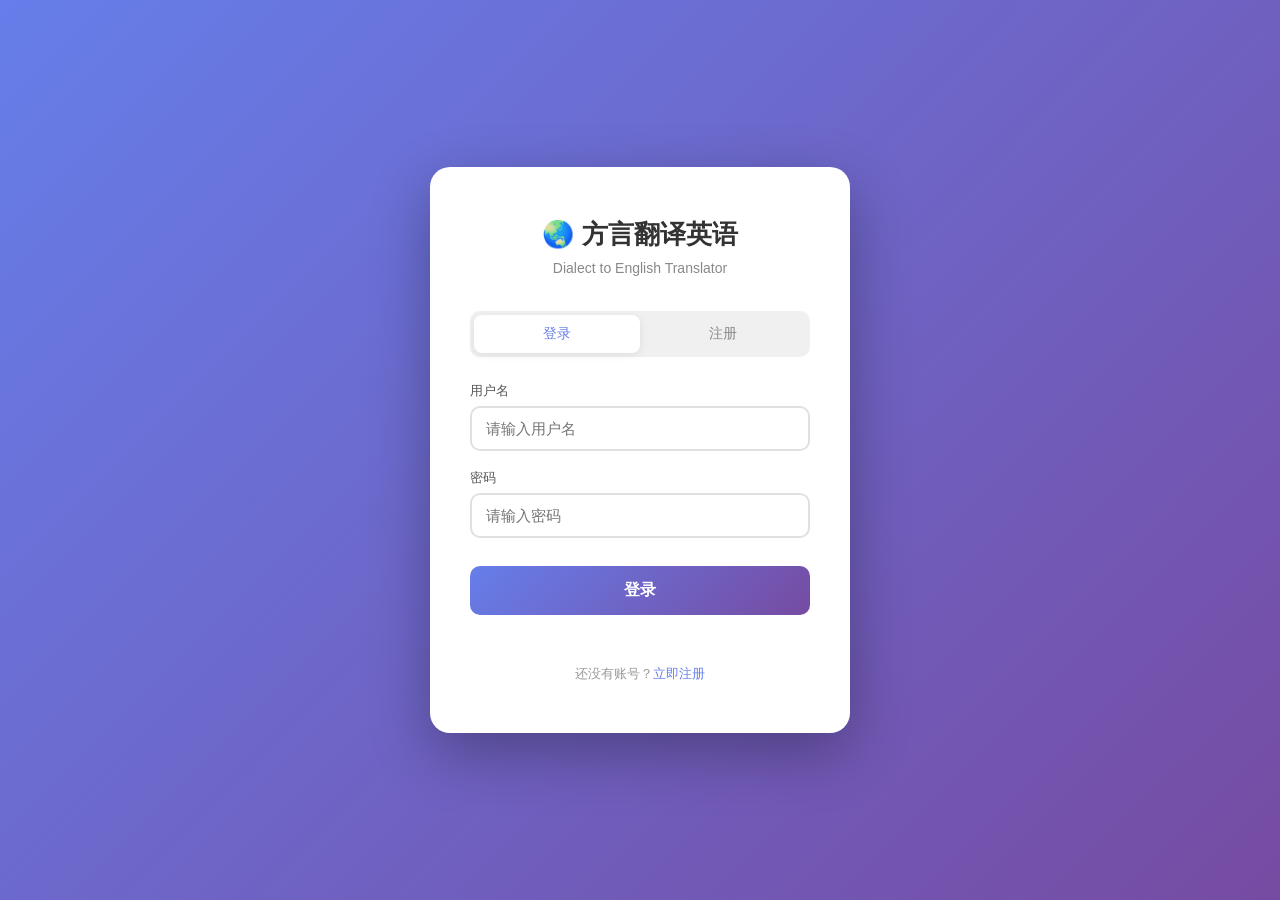
<file: index.html>
﻿<!-- Generated by Trae Work -->
<!DOCTYPE html>
<html lang="zh-CN">
<head>
    <meta charset="UTF-8">
    <meta name="viewport" content="width=device-width, initial-scale=1.0">
    <title>方言翻译英语 | Dialect to English Translator</title>
    <link rel="stylesheet" href="css/style.css">
</head>
<body>
    <!-- 登录/注册页面 -->
    <div class="container auth-container" id="authPage">
        <div class="auth-header">
            <h1>🌏 方言翻译英语</h1>
            <p>Dialect to English Translator</p>
        </div>

        <div class="auth-tabs">
            <div class="auth-tab active" id="loginTab" onclick="switchAuthTab('login')">登录</div>
            <div class="auth-tab" id="registerTab" onclick="switchAuthTab('register')">注册</div>
        </div>

        <!-- 登录表单 -->
        <form class="auth-form active" id="loginForm" onsubmit="return handleLogin(event)">
            <div class="form-item">
                <label for="loginUsername">用户名</label>
                <input type="text" id="loginUsername" placeholder="请输入用户名" required>
            </div>
            <div class="form-item">
                <label for="loginPassword">密码</label>
                <input type="password" id="loginPassword" placeholder="请输入密码" required>
            </div>
            <button type="submit" class="btn-auth" id="loginBtn">登录</button>
            <div class="status-msg" id="loginStatus"></div>
            <div class="auth-footer">
                还没有账号？<span class="switch-link" onclick="switchAuthTab('register')">立即注册</span>
            </div>
        </form>

        <!-- 注册表单 -->
        <form class="auth-form" id="registerForm" onsubmit="return handleRegister(event)">
            <div class="form-item">
                <label for="regUsername">用户名</label>
                <input type="text" id="regUsername" placeholder="设置一个用户名" required minlength="2" maxlength="20">
            </div>
            <div class="form-item">
                <label for="regPassword">密码</label>
                <input type="password" id="regPassword" placeholder="设置密码（至少6位）" required minlength="6">
            </div>
            <div class="form-item">
                <label for="regPassword2">确认密码</label>
                <input type="password" id="regPassword2" placeholder="再次输入密码" required minlength="6">
            </div>
            <button type="submit" class="btn-auth" id="registerBtn">注册</button>
            <div class="status-msg" id="registerStatus"></div>
            <div class="auth-footer">
                已有账号？<span class="switch-link" onclick="switchAuthTab('login')">去登录</span>
            </div>
        </form>
    </div>

    <!-- 主翻译页面 -->
    <div class="container hidden" id="mainPage">
        <div class="header">
            <h1>🌏 方言翻译英语</h1>
            <p>Dialect to English Translator · 支持多种中国方言</p>
        </div>

        <div class="user-bar">
            <div class="user-info">
                <div class="user-avatar" id="userAvatar">U</div>
                <span>欢迎，<strong id="usernameDisplay">用户</strong></span>
            </div>
            <button class="btn-logout" onclick="handleLogout()">退出登录</button>
        </div>

        <div class="dialect-selector">
            <label for="dialect">选择方言</label>
            <select id="dialect">
                <option value="cantonese">粤语（广东话）Cantonese</option>
                <option value="minnan">闽南语（福建话）Minnan / Hokkien</option>
                <option value="shanghainese">上海话 Shanghainese</option>
                <option value="sichuan">四川话 Sichuan Dialect</option>
                <option value="hakka">客家话 Hakka</option>
                <option value="northeastern">东北话 Northeastern Mandarin</option>
                <option value="beijing">北京话 Beijing Dialect</option>
                <option value="tianjin">天津话 Tianjin Dialect</option>
                <option value="suo">粤语（口语/俗语）Cantonese Slang</option>
            </select>
        </div>

        <div class="translation-area">
            <div class="input-box">
                <div class="box-label">
                    <span class="flag">🗣️</span>
                    <span id="sourceLabel">方言原文</span>
                </div>
                <textarea id="sourceText" placeholder="请输入要翻译的方言文本...&#10;&#10;例如粤语：你食咗饭未呀？&#10;例如闽南语：汝食饱未？"></textarea>
                <div class="char-count"><span id="charCount">0</span> 字</div>
            </div>

            <div class="output-box">
                <div class="box-label">
                    <span class="flag">🇬🇧</span>
                    <span>英语翻译 English</span>
                </div>
                <textarea id="targetText" placeholder="翻译结果将显示在这里..." readonly></textarea>
            </div>
        </div>

        <div class="button-group">
            <button class="btn-translate" id="translateBtn" onclick="translateText()">
                <span id="btnIcon">✨</span>
                <span id="btnText">翻译</span>
            </button>
            <button class="btn-clear" onclick="clearAll()">清空</button>
        </div>

        <div class="status-msg" id="statusMsg"></div>

        <div class="config-panel">
            <div class="config-toggle" onclick="toggleConfig()">
                <span>⚙️ API 设置</span>
                <span id="configArrow">▼</span>
            </div>
            <div class="config-content" id="configContent">
                <div class="config-item">
                    <label for="apiKey">百炼 API Key</label>
                    <input type="password" id="apiKey" placeholder="请输入您的百炼 API Key">
                    <div class="config-hint">
                        请在 <a href="https://bailian.console.aliyun.com/" target="_blank" style="color: #667eea;">阿里百炼控制台</a> 获取 API Key。<br>
                        您的 Key 仅保存在本地浏览器中，不会上传到任何服务器。
                    </div>
                </div>
                <div class="config-item">
                    <label for="baseUrl">Base URL（API 地址）</label>
                    <input type="text" id="baseUrl" placeholder="例如：https://xxx.cn-beijing.maas.aliyuncs.com/compatible-mode/v1">
                    <div class="config-hint">
                        在「API 快捷接入」弹窗中复制「OpenAI 兼容地址」，粘贴到这里。<br>
                        格式示例：<code style="background:#eef0ff;padding:2px 6px;border-radius:4px;">https://ws-xxx.cn-beijing.maas.aliyuncs.com/compatible-mode/v1</code>
                    </div>
                </div>
                <div class="config-item">
                    <label for="modelName">模型名称</label>
                    <input type="text" id="modelName" value="qwen-turbo" placeholder="例如：qwen-turbo, qwen-plus">
                    <div class="config-hint">
                        默认使用 qwen-turbo，可根据需要更换为其他百炼模型。
                    </div>
                </div>
            </div>
        </div>
    </div>

    <script src="js/script.js?v=2"></script>
</body>
</html>
</file>
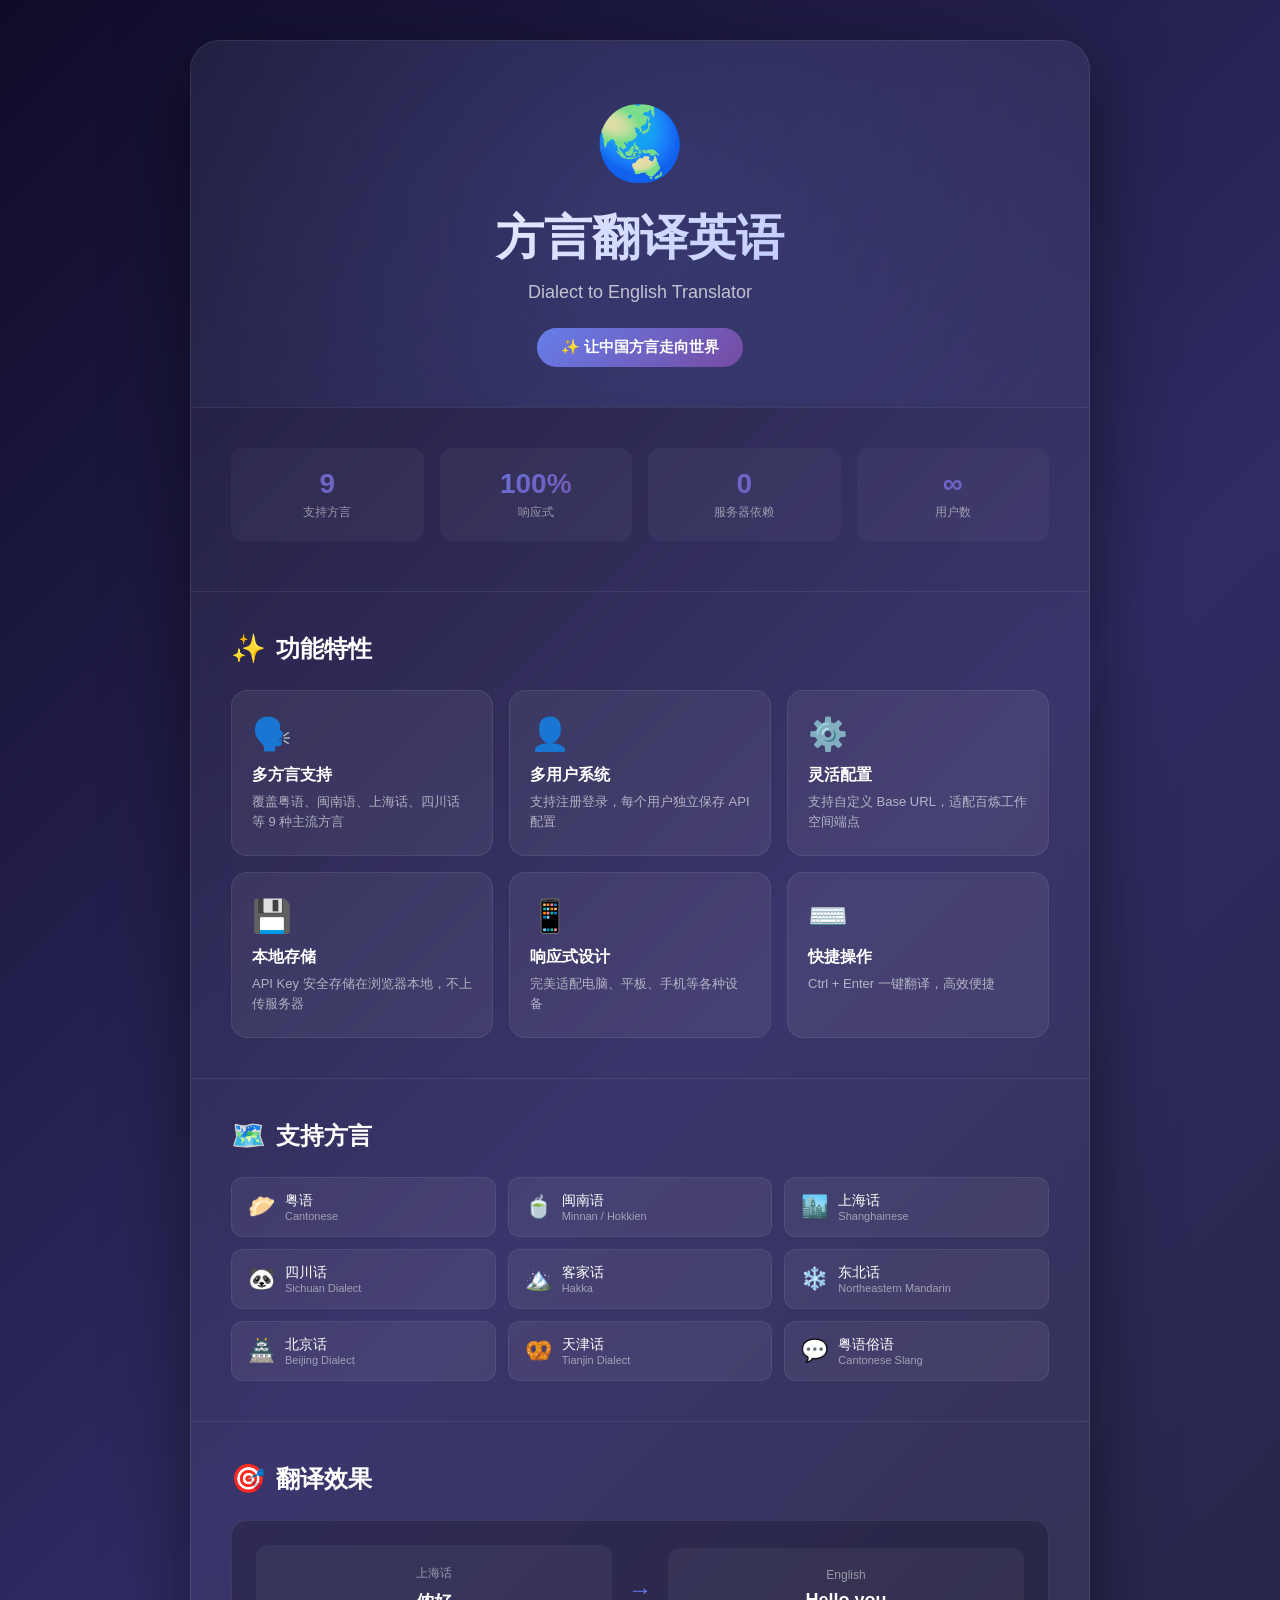
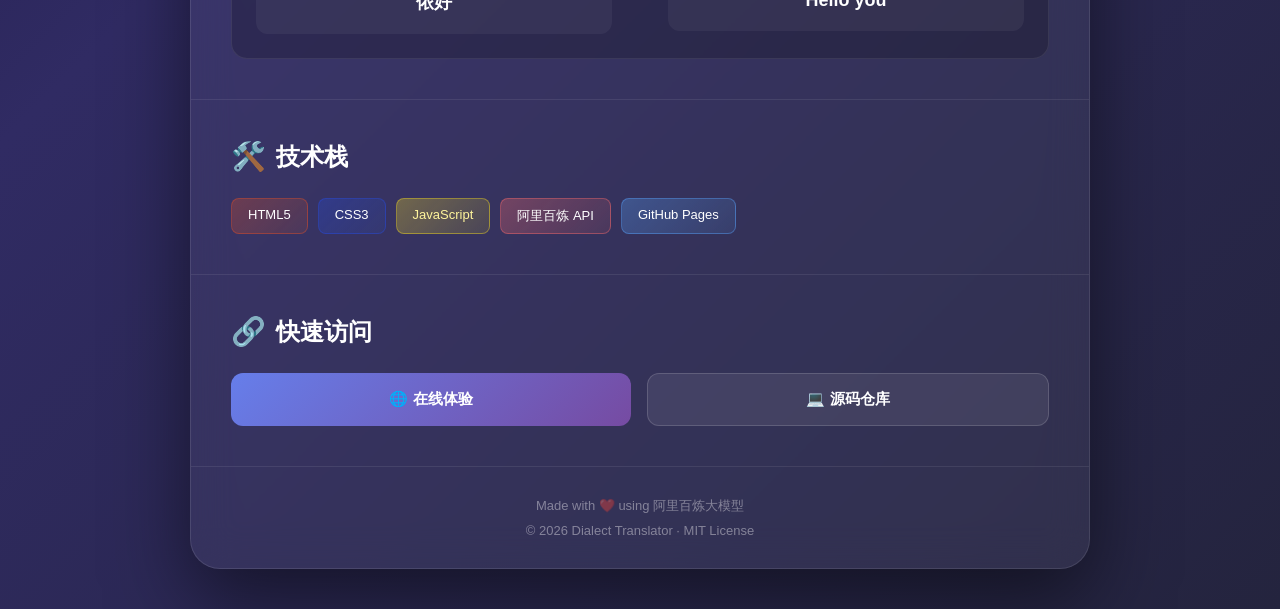
<file: poster.html>
<!-- Generated by Trae Work -->
<!DOCTYPE html>
<html lang="zh-CN">
<head>
    <meta charset="UTF-8">
    <meta name="viewport" content="width=device-width, initial-scale=1.0">
    <title>方言翻译英语 - 项目介绍</title>
    <style>
        * {
            margin: 0;
            padding: 0;
            box-sizing: border-box;
        }

        body {
            font-family: -apple-system, BlinkMacSystemFont, 'Segoe UI', 'PingFang SC', 'Microsoft YaHei', sans-serif;
            background: #0f0c29;
            background: linear-gradient(135deg, #0f0c29 0%, #302b63 50%, #24243e 100%);
            min-height: 100vh;
            padding: 40px 20px;
            color: white;
        }

        .poster {
            max-width: 900px;
            margin: 0 auto;
            background: rgba(255, 255, 255, 0.05);
            backdrop-filter: blur(20px);
            border-radius: 30px;
            border: 1px solid rgba(255, 255, 255, 0.1);
            overflow: hidden;
            box-shadow: 0 30px 80px rgba(0, 0, 0, 0.5);
        }

        /* Hero Section */
        .hero {
            text-align: center;
            padding: 60px 40px 40px;
            position: relative;
            overflow: hidden;
        }

        .hero::before {
            content: '';
            position: absolute;
            top: -50%;
            left: -50%;
            width: 200%;
            height: 200%;
            background: radial-gradient(circle, rgba(102, 126, 234, 0.2) 0%, transparent 60%);
            animation: pulse 4s ease-in-out infinite;
        }

        @keyframes pulse {
            0%, 100% { transform: scale(1); opacity: 0.5; }
            50% { transform: scale(1.1); opacity: 0.8; }
        }

        .hero-icon {
            font-size: 72px;
            margin-bottom: 20px;
            position: relative;
            animation: float 3s ease-in-out infinite;
        }

        @keyframes float {
            0%, 100% { transform: translateY(0); }
            50% { transform: translateY(-10px); }
        }

        .hero h1 {
            font-size: 48px;
            font-weight: 800;
            margin-bottom: 12px;
            background: linear-gradient(135deg, #fff 0%, #a8b5ff 100%);
            -webkit-background-clip: text;
            -webkit-text-fill-color: transparent;
            background-clip: text;
            position: relative;
        }

        .hero .subtitle {
            font-size: 18px;
            color: rgba(255, 255, 255, 0.7);
            margin-bottom: 25px;
            position: relative;
        }

        .hero .tagline {
            display: inline-block;
            padding: 10px 24px;
            background: linear-gradient(135deg, #667eea 0%, #764ba2 100%);
            border-radius: 50px;
            font-size: 15px;
            font-weight: 600;
            position: relative;
        }

        /* Features Section */
        .section {
            padding: 40px;
            border-top: 1px solid rgba(255, 255, 255, 0.08);
        }

        .section-title {
            font-size: 24px;
            font-weight: 700;
            margin-bottom: 25px;
            display: flex;
            align-items: center;
            gap: 10px;
        }

        .section-title .emoji {
            font-size: 28px;
        }

        .features-grid {
            display: grid;
            grid-template-columns: repeat(3, 1fr);
            gap: 16px;
        }

        @media (max-width: 640px) {
            .features-grid {
                grid-template-columns: 1fr;
            }
        }

        .feature-card {
            background: rgba(255, 255, 255, 0.06);
            border-radius: 16px;
            padding: 24px 20px;
            border: 1px solid rgba(255, 255, 255, 0.08);
            transition: all 0.3s;
        }

        .feature-card:hover {
            background: rgba(255, 255, 255, 0.1);
            transform: translateY(-4px);
            border-color: rgba(102, 126, 234, 0.5);
        }

        .feature-icon {
            font-size: 32px;
            margin-bottom: 12px;
        }

        .feature-title {
            font-size: 16px;
            font-weight: 600;
            margin-bottom: 6px;
        }

        .feature-desc {
            font-size: 13px;
            color: rgba(255, 255, 255, 0.6);
            line-height: 1.5;
        }

        /* Dialects Section */
        .dialects-grid {
            display: grid;
            grid-template-columns: repeat(3, 1fr);
            gap: 12px;
        }

        @media (max-width: 640px) {
            .dialects-grid {
                grid-template-columns: repeat(2, 1fr);
            }
        }

        .dialect-tag {
            display: flex;
            align-items: center;
            gap: 10px;
            padding: 14px 16px;
            background: rgba(255, 255, 255, 0.06);
            border-radius: 12px;
            border: 1px solid rgba(255, 255, 255, 0.08);
            transition: all 0.3s;
        }

        .dialect-tag:hover {
            background: rgba(102, 126, 234, 0.2);
            border-color: rgba(102, 126, 234, 0.4);
        }

        .dialect-flag {
            font-size: 22px;
        }

        .dialect-name {
            font-size: 14px;
            font-weight: 500;
        }

        .dialect-en {
            font-size: 11px;
            color: rgba(255, 255, 255, 0.5);
        }

        /* Tech Stack */
        .tech-stack {
            display: flex;
            flex-wrap: wrap;
            gap: 10px;
        }

        .tech-badge {
            padding: 8px 16px;
            background: rgba(255, 255, 255, 0.08);
            border-radius: 8px;
            font-size: 13px;
            font-weight: 500;
            border: 1px solid rgba(255, 255, 255, 0.1);
        }

        .tech-badge.html { background: linear-gradient(135deg, rgba(227, 79, 38, 0.3), rgba(241, 101, 41, 0.1)); border-color: rgba(227, 79, 38, 0.4); }
        .tech-badge.css { background: linear-gradient(135deg, rgba(38, 77, 228, 0.3), rgba(41, 101, 241, 0.1)); border-color: rgba(38, 77, 228, 0.4); }
        .tech-badge.js { background: linear-gradient(135deg, rgba(247, 223, 30, 0.3), rgba(247, 223, 30, 0.1)); border-color: rgba(247, 223, 30, 0.4); color: #fff59d; }
        .tech-badge.api { background: linear-gradient(135deg, rgba(255, 107, 107, 0.3), rgba(255, 107, 107, 0.1)); border-color: rgba(255, 107, 107, 0.4); }
        .tech-badge.github { background: linear-gradient(135deg, rgba(88, 166, 255, 0.3), rgba(88, 166, 255, 0.1)); border-color: rgba(88, 166, 255, 0.4); }

        /* Links Section */
        .links-row {
            display: flex;
            gap: 16px;
            flex-wrap: wrap;
        }

        .link-btn {
            flex: 1;
            min-width: 200px;
            display: flex;
            align-items: center;
            justify-content: center;
            gap: 10px;
            padding: 16px 24px;
            border-radius: 12px;
            text-decoration: none;
            font-weight: 600;
            font-size: 15px;
            transition: all 0.3s;
        }

        .link-btn.primary {
            background: linear-gradient(135deg, #667eea 0%, #764ba2 100%);
            color: white;
        }

        .link-btn.primary:hover {
            transform: translateY(-2px);
            box-shadow: 0 10px 30px rgba(102, 126, 234, 0.4);
        }

        .link-btn.secondary {
            background: rgba(255, 255, 255, 0.08);
            color: white;
            border: 1px solid rgba(255, 255, 255, 0.15);
        }

        .link-btn.secondary:hover {
            background: rgba(255, 255, 255, 0.15);
        }

        /* Footer */
        .footer {
            text-align: center;
            padding: 30px 40px;
            border-top: 1px solid rgba(255, 255, 255, 0.08);
            font-size: 13px;
            color: rgba(255, 255, 255, 0.4);
        }

        .footer .made-with {
            margin-bottom: 8px;
        }

        .stats-row {
            display: grid;
            grid-template-columns: repeat(4, 1fr);
            gap: 16px;
            margin-bottom: 10px;
        }

        @media (max-width: 640px) {
            .stats-row {
                grid-template-columns: repeat(2, 1fr);
            }
        }

        .stat-item {
            text-align: center;
            padding: 20px 10px;
            background: rgba(255, 255, 255, 0.04);
            border-radius: 12px;
        }

        .stat-number {
            font-size: 28px;
            font-weight: 800;
            background: linear-gradient(135deg, #667eea 0%, #764ba2 100%);
            -webkit-background-clip: text;
            -webkit-text-fill-color: transparent;
            background-clip: text;
        }

        .stat-label {
            font-size: 12px;
            color: rgba(255, 255, 255, 0.5);
            margin-top: 4px;
        }

        .showcase {
            background: rgba(0, 0, 0, 0.2);
            border-radius: 16px;
            padding: 24px;
            border: 1px solid rgba(255, 255, 255, 0.08);
        }

        .showcase-row {
            display: flex;
            gap: 16px;
            align-items: center;
        }

        .showcase-arrow {
            font-size: 24px;
            color: #667eea;
        }

        .showcase-box {
            flex: 1;
            padding: 20px;
            background: rgba(255, 255, 255, 0.05);
            border-radius: 12px;
            text-align: center;
        }

        .showcase-label {
            font-size: 12px;
            color: rgba(255, 255, 255, 0.5);
            margin-bottom: 8px;
        }

        .showcase-text {
            font-size: 18px;
            font-weight: 600;
        }
    </style>
</head>
<body>
    <div class="poster">
        <!-- Hero -->
        <div class="hero">
            <div class="hero-icon">🌏</div>
            <h1>方言翻译英语</h1>
            <p class="subtitle">Dialect to English Translator</p>
            <div class="tagline">✨ 让中国方言走向世界</div>
        </div>

        <!-- Stats -->
        <div class="section">
            <div class="stats-row">
                <div class="stat-item">
                    <div class="stat-number">9</div>
                    <div class="stat-label">支持方言</div>
                </div>
                <div class="stat-item">
                    <div class="stat-number">100%</div>
                    <div class="stat-label">响应式</div>
                </div>
                <div class="stat-item">
                    <div class="stat-number">0</div>
                    <div class="stat-label">服务器依赖</div>
                </div>
                <div class="stat-item">
                    <div class="stat-number">∞</div>
                    <div class="stat-label">用户数</div>
                </div>
            </div>
        </div>

        <!-- Features -->
        <div class="section">
            <div class="section-title">
                <span class="emoji">✨</span>
                功能特性
            </div>
            <div class="features-grid">
                <div class="feature-card">
                    <div class="feature-icon">🗣️</div>
                    <div class="feature-title">多方言支持</div>
                    <div class="feature-desc">覆盖粤语、闽南语、上海话、四川话等 9 种主流方言</div>
                </div>
                <div class="feature-card">
                    <div class="feature-icon">👤</div>
                    <div class="feature-title">多用户系统</div>
                    <div class="feature-desc">支持注册登录，每个用户独立保存 API 配置</div>
                </div>
                <div class="feature-card">
                    <div class="feature-icon">⚙️</div>
                    <div class="feature-title">灵活配置</div>
                    <div class="feature-desc">支持自定义 Base URL，适配百炼工作空间端点</div>
                </div>
                <div class="feature-card">
                    <div class="feature-icon">💾</div>
                    <div class="feature-title">本地存储</div>
                    <div class="feature-desc">API Key 安全存储在浏览器本地，不上传服务器</div>
                </div>
                <div class="feature-card">
                    <div class="feature-icon">📱</div>
                    <div class="feature-title">响应式设计</div>
                    <div class="feature-desc">完美适配电脑、平板、手机等各种设备</div>
                </div>
                <div class="feature-card">
                    <div class="feature-icon">⌨️</div>
                    <div class="feature-title">快捷操作</div>
                    <div class="feature-desc">Ctrl + Enter 一键翻译，高效便捷</div>
                </div>
            </div>
        </div>

        <!-- Dialects -->
        <div class="section">
            <div class="section-title">
                <span class="emoji">🗺️</span>
                支持方言
            </div>
            <div class="dialects-grid">
                <div class="dialect-tag">
                    <span class="dialect-flag">🥟</span>
                    <div>
                        <div class="dialect-name">粤语</div>
                        <div class="dialect-en">Cantonese</div>
                    </div>
                </div>
                <div class="dialect-tag">
                    <span class="dialect-flag">🍵</span>
                    <div>
                        <div class="dialect-name">闽南语</div>
                        <div class="dialect-en">Minnan / Hokkien</div>
                    </div>
                </div>
                <div class="dialect-tag">
                    <span class="dialect-flag">🏙️</span>
                    <div>
                        <div class="dialect-name">上海话</div>
                        <div class="dialect-en">Shanghainese</div>
                    </div>
                </div>
                <div class="dialect-tag">
                    <span class="dialect-flag">🐼</span>
                    <div>
                        <div class="dialect-name">四川话</div>
                        <div class="dialect-en">Sichuan Dialect</div>
                    </div>
                </div>
                <div class="dialect-tag">
                    <span class="dialect-flag">🏔️</span>
                    <div>
                        <div class="dialect-name">客家话</div>
                        <div class="dialect-en">Hakka</div>
                    </div>
                </div>
                <div class="dialect-tag">
                    <span class="dialect-flag">❄️</span>
                    <div>
                        <div class="dialect-name">东北话</div>
                        <div class="dialect-en">Northeastern Mandarin</div>
                    </div>
                </div>
                <div class="dialect-tag">
                    <span class="dialect-flag">🏯</span>
                    <div>
                        <div class="dialect-name">北京话</div>
                        <div class="dialect-en">Beijing Dialect</div>
                    </div>
                </div>
                <div class="dialect-tag">
                    <span class="dialect-flag">🥨</span>
                    <div>
                        <div class="dialect-name">天津话</div>
                        <div class="dialect-en">Tianjin Dialect</div>
                    </div>
                </div>
                <div class="dialect-tag">
                    <span class="dialect-flag">💬</span>
                    <div>
                        <div class="dialect-name">粤语俗语</div>
                        <div class="dialect-en">Cantonese Slang</div>
                    </div>
                </div>
            </div>
        </div>

        <!-- Showcase -->
        <div class="section">
            <div class="section-title">
                <span class="emoji">🎯</span>
                翻译效果
            </div>
            <div class="showcase">
                <div class="showcase-row">
                    <div class="showcase-box">
                        <div class="showcase-label">上海话</div>
                        <div class="showcase-text">侬好</div>
                    </div>
                    <div class="showcase-arrow">→</div>
                    <div class="showcase-box">
                        <div class="showcase-label">English</div>
                        <div class="showcase-text">Hello you</div>
                    </div>
                </div>
            </div>
        </div>

        <!-- Tech Stack -->
        <div class="section">
            <div class="section-title">
                <span class="emoji">🛠️</span>
                技术栈
            </div>
            <div class="tech-stack">
                <span class="tech-badge html">HTML5</span>
                <span class="tech-badge css">CSS3</span>
                <span class="tech-badge js">JavaScript</span>
                <span class="tech-badge api">阿里百炼 API</span>
                <span class="tech-badge github">GitHub Pages</span>
            </div>
        </div>

        <!-- Links -->
        <div class="section">
            <div class="section-title">
                <span class="emoji">🔗</span>
                快速访问
            </div>
            <div class="links-row">
                <a href="https://Dxw-qy.github.io/dialect-translator/" target="_blank" class="link-btn primary">
                    🌐 在线体验
                </a>
                <a href="https://github.com/Dxw-qy/dialect-translator" target="_blank" class="link-btn secondary">
                    💻 源码仓库
                </a>
            </div>
        </div>

        <!-- Footer -->
        <div class="footer">
            <div class="made-with">Made with ❤️ using 阿里百炼大模型</div>
            <div>© 2026 Dialect Translator · MIT License</div>
        </div>
    </div>
</body>
</html>
</file>
<file: css/style.css>
﻿* {
    margin: 0;
    padding: 0;
    box-sizing: border-box;
}

body {
    font-family: -apple-system, BlinkMacSystemFont, 'Segoe UI', 'PingFang SC', 'Microsoft YaHei', sans-serif;
    background: linear-gradient(135deg, #667eea 0%, #764ba2 100%);
    min-height: 100vh;
    display: flex;
    align-items: center;
    justify-content: center;
    padding: 20px;
}

.container {
    background: white;
    border-radius: 20px;
    box-shadow: 0 20px 60px rgba(0, 0, 0, 0.3);
    width: 100%;
    max-width: 900px;
    padding: 40px;
}

/* ===== 登录/注册页面 ===== */
.auth-container {
    max-width: 420px;
    padding: 50px 40px;
}

.auth-header {
    text-align: center;
    margin-bottom: 35px;
}

.auth-header h1 {
    font-size: 26px;
    color: #333;
    margin-bottom: 8px;
}

.auth-header p {
    color: #888;
    font-size: 14px;
}

.auth-tabs {
    display: flex;
    background: #f0f0f0;
    border-radius: 10px;
    padding: 4px;
    margin-bottom: 25px;
}

.auth-tab {
    flex: 1;
    padding: 10px;
    text-align: center;
    font-size: 14px;
    font-weight: 500;
    color: #888;
    border-radius: 8px;
    cursor: pointer;
    transition: all 0.3s;
    user-select: none;
}

.auth-tab.active {
    background: white;
    color: #667eea;
    box-shadow: 0 2px 8px rgba(0, 0, 0, 0.08);
}

.auth-form {
    display: none;
}

.auth-form.active {
    display: block;
}

.form-item {
    margin-bottom: 18px;
}

.form-item label {
    display: block;
    font-size: 13px;
    color: #555;
    margin-bottom: 6px;
    font-weight: 500;
}

.form-item input {
    width: 100%;
    padding: 12px 14px;
    border: 2px solid #e0e0e0;
    border-radius: 10px;
    font-size: 15px;
    transition: border-color 0.3s;
}

.form-item input:focus {
    outline: none;
    border-color: #667eea;
}

.btn-auth {
    width: 100%;
    padding: 14px;
    background: linear-gradient(135deg, #667eea 0%, #764ba2 100%);
    color: white;
    border: none;
    border-radius: 10px;
    font-size: 16px;
    font-weight: 600;
    cursor: pointer;
    transition: transform 0.2s, box-shadow 0.2s;
    margin-top: 10px;
}

.btn-auth:hover {
    transform: translateY(-2px);
    box-shadow: 0 8px 20px rgba(102, 126, 234, 0.4);
}

.btn-auth:active {
    transform: translateY(0);
}

.btn-auth:disabled {
    opacity: 0.6;
    cursor: not-allowed;
    transform: none;
}

.auth-footer {
    text-align: center;
    margin-top: 20px;
    font-size: 13px;
    color: #999;
}

.auth-footer .switch-link {
    color: #667eea;
    cursor: pointer;
    font-weight: 500;
}

.auth-footer .switch-link:hover {
    text-decoration: underline;
}

/* ===== 主页面 ===== */
.header {
    text-align: center;
    margin-bottom: 20px;
}

.header h1 {
    font-size: 28px;
    color: #333;
    margin-bottom: 8px;
}

.header p {
    color: #666;
    font-size: 14px;
}

.user-bar {
    display: flex;
    justify-content: space-between;
    align-items: center;
    margin-bottom: 25px;
    padding: 10px 16px;
    background: #f8f9ff;
    border-radius: 10px;
}

.user-info {
    display: flex;
    align-items: center;
    gap: 10px;
    font-size: 14px;
    color: #555;
}

.user-avatar {
    width: 32px;
    height: 32px;
    background: linear-gradient(135deg, #667eea 0%, #764ba2 100%);
    color: white;
    border-radius: 50%;
    display: flex;
    align-items: center;
    justify-content: center;
    font-size: 14px;
    font-weight: 600;
}

.btn-logout {
    padding: 6px 14px;
    background: transparent;
    color: #888;
    border: 1px solid #ddd;
    border-radius: 6px;
    font-size: 13px;
    cursor: pointer;
    transition: all 0.2s;
}

.btn-logout:hover {
    color: #e74c3c;
    border-color: #e74c3c;
}

.dialect-selector {
    margin-bottom: 25px;
}

.dialect-selector label {
    display: block;
    font-size: 14px;
    color: #555;
    margin-bottom: 8px;
    font-weight: 500;
}

.dialect-selector select {
    width: 100%;
    padding: 12px 16px;
    border: 2px solid #e0e0e0;
    border-radius: 10px;
    font-size: 15px;
    color: #333;
    background: white;
    cursor: pointer;
    transition: border-color 0.3s;
    appearance: none;
    background-image: url("data:image/svg+xml,%3Csvg xmlns='http://www.w3.org/2000/svg' width='12' height='12' viewBox='0 0 12 12'%3E%3Cpath fill='%23666' d='M6 8L1 3h10z'/%3E%3C/svg%3E");
    background-repeat: no-repeat;
    background-position: right 16px center;
}

.dialect-selector select:focus {
    outline: none;
    border-color: #667eea;
}

.translation-area {
    display: grid;
    grid-template-columns: 1fr 1fr;
    gap: 20px;
    margin-bottom: 25px;
}

@media (max-width: 640px) {
    .translation-area {
        grid-template-columns: 1fr;
    }
}

.input-box, .output-box {
    display: flex;
    flex-direction: column;
}

.box-label {
    font-size: 13px;
    color: #888;
    margin-bottom: 8px;
    font-weight: 500;
    display: flex;
    align-items: center;
    gap: 6px;
}

.box-label .flag {
    font-size: 18px;
}

textarea {
    width: 100%;
    min-height: 180px;
    padding: 16px;
    border: 2px solid #e0e0e0;
    border-radius: 12px;
    font-size: 15px;
    line-height: 1.6;
    color: #333;
    resize: vertical;
    transition: border-color 0.3s;
    font-family: inherit;
}

textarea:focus {
    outline: none;
    border-color: #667eea;
}

textarea::placeholder {
    color: #aaa;
}

.output-box textarea {
    background: #f8f9ff;
    color: #333;
}

.button-group {
    display: flex;
    gap: 12px;
    justify-content: center;
    margin-bottom: 20px;
}

.btn-translate {
    padding: 14px 40px;
    background: linear-gradient(135deg, #667eea 0%, #764ba2 100%);
    color: white;
    border: none;
    border-radius: 10px;
    font-size: 16px;
    font-weight: 600;
    cursor: pointer;
    transition: transform 0.2s, box-shadow 0.2s;
    display: flex;
    align-items: center;
    gap: 8px;
}

.btn-translate:hover {
    transform: translateY(-2px);
    box-shadow: 0 8px 20px rgba(102, 126, 234, 0.4);
}

.btn-translate:active {
    transform: translateY(0);
}

.btn-translate:disabled {
    opacity: 0.6;
    cursor: not-allowed;
    transform: none;
}

.btn-clear {
    padding: 14px 24px;
    background: #f0f0f0;
    color: #555;
    border: none;
    border-radius: 10px;
    font-size: 15px;
    cursor: pointer;
    transition: background 0.2s;
}

.btn-clear:hover {
    background: #e0e0e0;
}

.loading {
    display: inline-block;
    width: 18px;
    height: 18px;
    border: 2px solid rgba(255, 255, 255, 0.3);
    border-top-color: white;
    border-radius: 50%;
    animation: spin 0.8s linear infinite;
}

@keyframes spin {
    to { transform: rotate(360deg); }
}

.config-panel {
    border-top: 1px solid #eee;
    padding-top: 20px;
}

.config-toggle {
    display: flex;
    align-items: center;
    justify-content: center;
    gap: 6px;
    color: #888;
    font-size: 13px;
    cursor: pointer;
    user-select: none;
    margin-bottom: 15px;
}

.config-toggle:hover {
    color: #667eea;
}

.config-content {
    display: none;
    background: #f8f9ff;
    border-radius: 12px;
    padding: 20px;
}

.config-content.show {
    display: block;
}

.config-item {
    margin-bottom: 15px;
}

.config-item:last-child {
    margin-bottom: 0;
}

.config-item label {
    display: block;
    font-size: 13px;
    color: #555;
    margin-bottom: 6px;
    font-weight: 500;
}

.config-item input {
    width: 100%;
    padding: 10px 14px;
    border: 1px solid #ddd;
    border-radius: 8px;
    font-size: 14px;
    font-family: monospace;
}

.config-item input:focus {
    outline: none;
    border-color: #667eea;
}

.config-hint {
    font-size: 12px;
    color: #999;
    margin-top: 6px;
    line-height: 1.5;
}

.status-msg {
    text-align: center;
    font-size: 13px;
    min-height: 20px;
    margin-top: 10px;
}

.status-error {
    color: #e74c3c;
}

.status-success {
    color: #27ae60;
}

.char-count {
    text-align: right;
    font-size: 12px;
    color: #aaa;
    margin-top: 6px;
}

.hidden {
    display: none !important;
}
</file>
